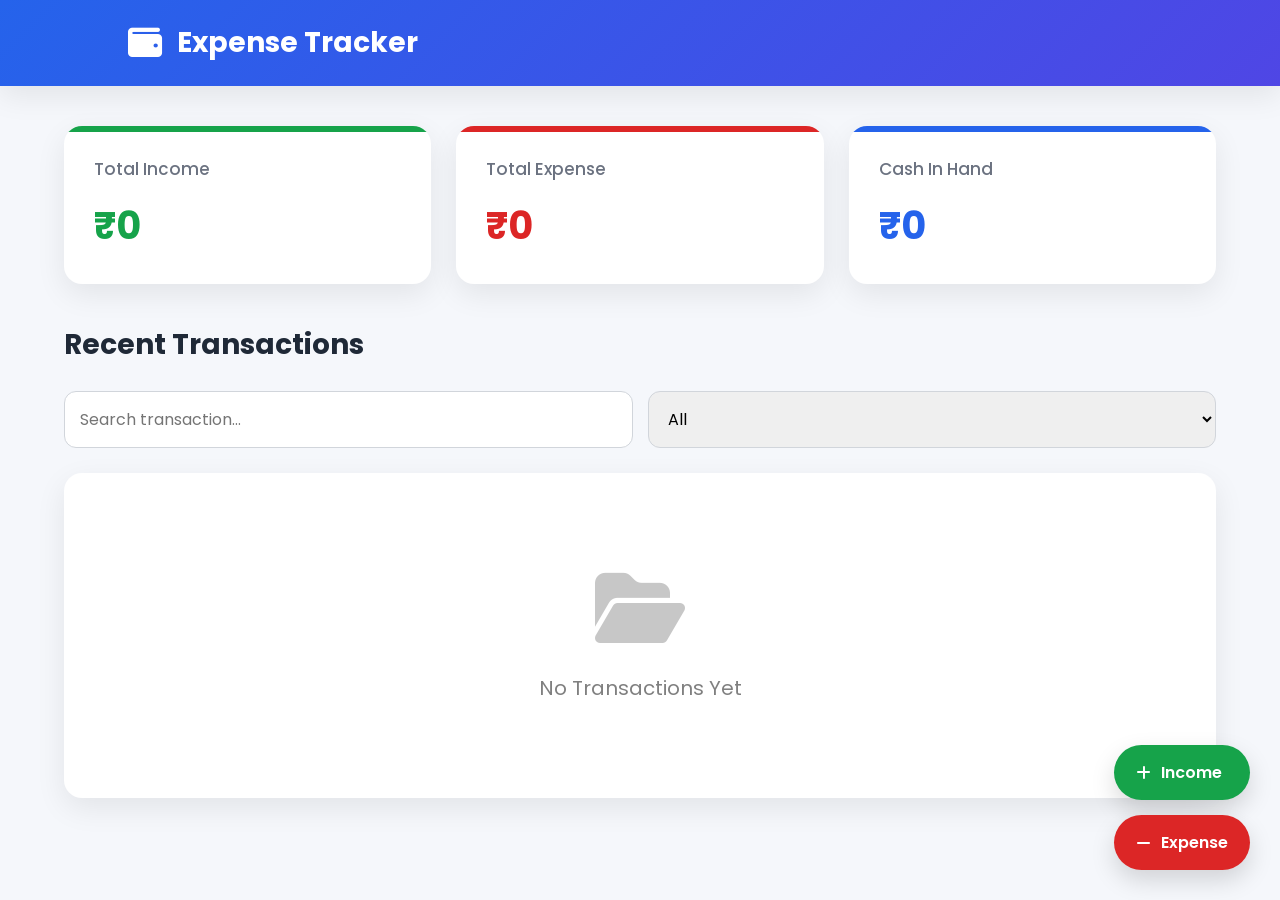
<file: index.html>
<!DOCTYPE html>
<html lang="en">

<head>
    <meta charset="UTF-8">
    <meta name="viewport" content="width=device-width, initial-scale=1.0">
    <title>Income Expense Tracker</title>

    <!-- Google Font -->
    <link rel="preconnect" href="https://fonts.googleapis.com">
    <link href="https://fonts.googleapis.com/css2?family=Poppins:wght@300;400;500;600;700&display=swap"
        rel="stylesheet">

    <!-- Font Awesome -->
    <link rel="stylesheet"
        href="https://cdnjs.cloudflare.com/ajax/libs/font-awesome/6.6.0/css/all.min.css">

    <link rel="stylesheet" href="style.css">
</head>

<body>

    <!-- ================= HEADER ================= -->

    <header>

        <div class="logo">

            <i class="fa-solid fa-wallet"></i>

            <h1>Expense Tracker</h1>

        </div>

    </header>


    <!-- ================= SUMMARY ================= -->

    <section class="summary">

        <div class="card income-card">

            <h3>Total Income</h3>

            <h2 id="totalIncome">₹0</h2>

        </div>

        <div class="card expense-card">

            <h3>Total Expense</h3>

            <h2 id="totalExpense">₹0</h2>

        </div>

        <div class="card balance-card">

            <h3>Cash In Hand</h3>

            <h2 id="cashInHand">₹0</h2>

        </div>

    </section>


    <!-- ================= TRANSACTIONS ================= -->

    <section class="transactions">

         <div class="title">

            <h2>Recent Transactions</h2>

        </div>

        <div class="filter-section">


    <input 
        type="text"
        id="searchInput"
        placeholder="Search transaction...">


    <select id="filterType">

        <option value="all">
            All
        </option>

        <option value="income">
            Income
        </option>

        <option value="expense">
            Expense
        </option>

    </select>


</div>  

        <div id="transactionContainer">

            <!-- Dynamic content -->

            <div class="empty">

                <i class="fa-solid fa-folder-open"></i>

                <p>No Transactions Yet</p>

            </div>

        </div>

    </section>


    <!-- ================= FLOATING BUTTONS ================= -->

    <div class="floating-buttons">

        <a href="add-income.html" class="income-btn">

            <i class="fa-solid fa-plus"></i>

            Income

        </a>

        <a href="add-expense.html" class="expense-btn">

            <i class="fa-solid fa-minus"></i>

            Expense

        </a>

    </div>

    


    <script type="module" src="dashboard.js"></script>

</body>

</html>
</file>
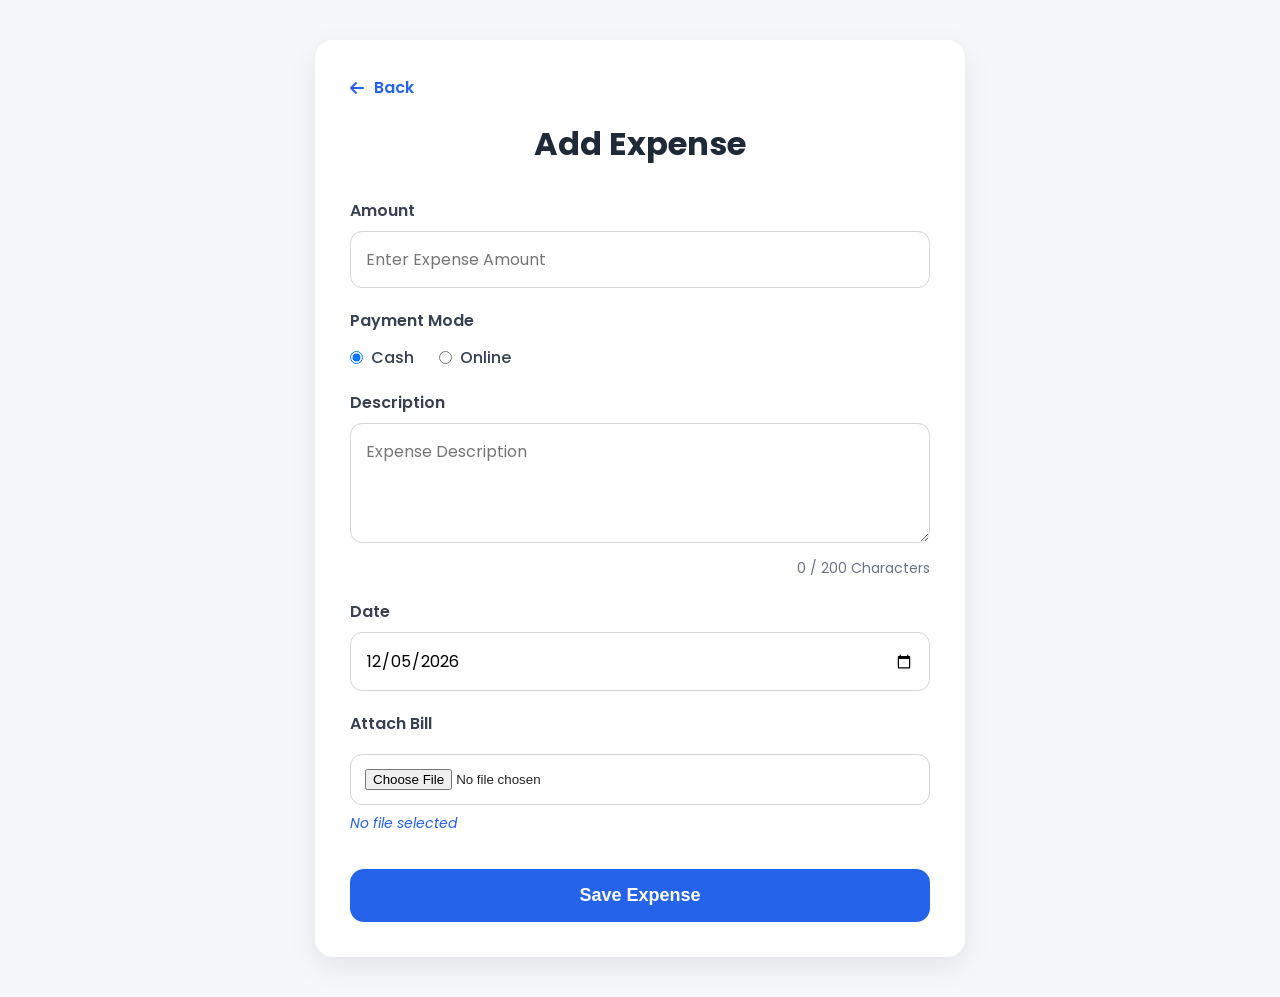
<file: add-expense.html>
<!DOCTYPE html>
<html lang="en">

<head>

    <meta charset="UTF-8">

    <meta name="viewport"
          content="width=device-width, initial-scale=1.0">

    <title>Add Expense</title>

    <link rel="stylesheet"
          href="style.css">

    <link rel="stylesheet"
          href="https://cdnjs.cloudflare.com/ajax/libs/font-awesome/6.6.0/css/all.min.css">

</head>

<body>

<div class="form-container">

    <a href="index.html"
       class="back-btn">

        <i class="fa-solid fa-arrow-left"></i>

        Back

    </a>

    <div class="form-title">

        <h2>Add Expense</h2>

    </div>

    <form id="expenseForm">

        <label>Amount</label>

        <input
            type="number"
            id="amount"
            placeholder="Enter Expense Amount"
            required>

        <label>Payment Mode</label>

        <div class="radio-group">

            <label>

                <input
                    type="radio"
                    name="payment"
                    value="Cash"
                    checked>

                Cash

            </label>

            <label>

                <input
                    type="radio"
                    name="payment"
                    value="Online">

                Online

            </label>

        </div>

        <label>Description</label>

        <textarea
            id="description"
            maxlength="200"
            placeholder="Expense Description"></textarea>

        <p id="descriptionCount">

            0 / 200 Characters

        </p>

        <label>Date</label>

        <input
            type="date"
            id="date"
            required>

        <label>Attach Bill</label>

        <input
            type="file"
            id="attachment">

        <p id="fileNameDisplay">

            No file selected

        </p>

        <button
            type="submit"
            class="save-btn">

            Save Expense

        </button>

    </form>

</div>

<script type="module" src="expense.js"></script>

</body>

</html>
</file>
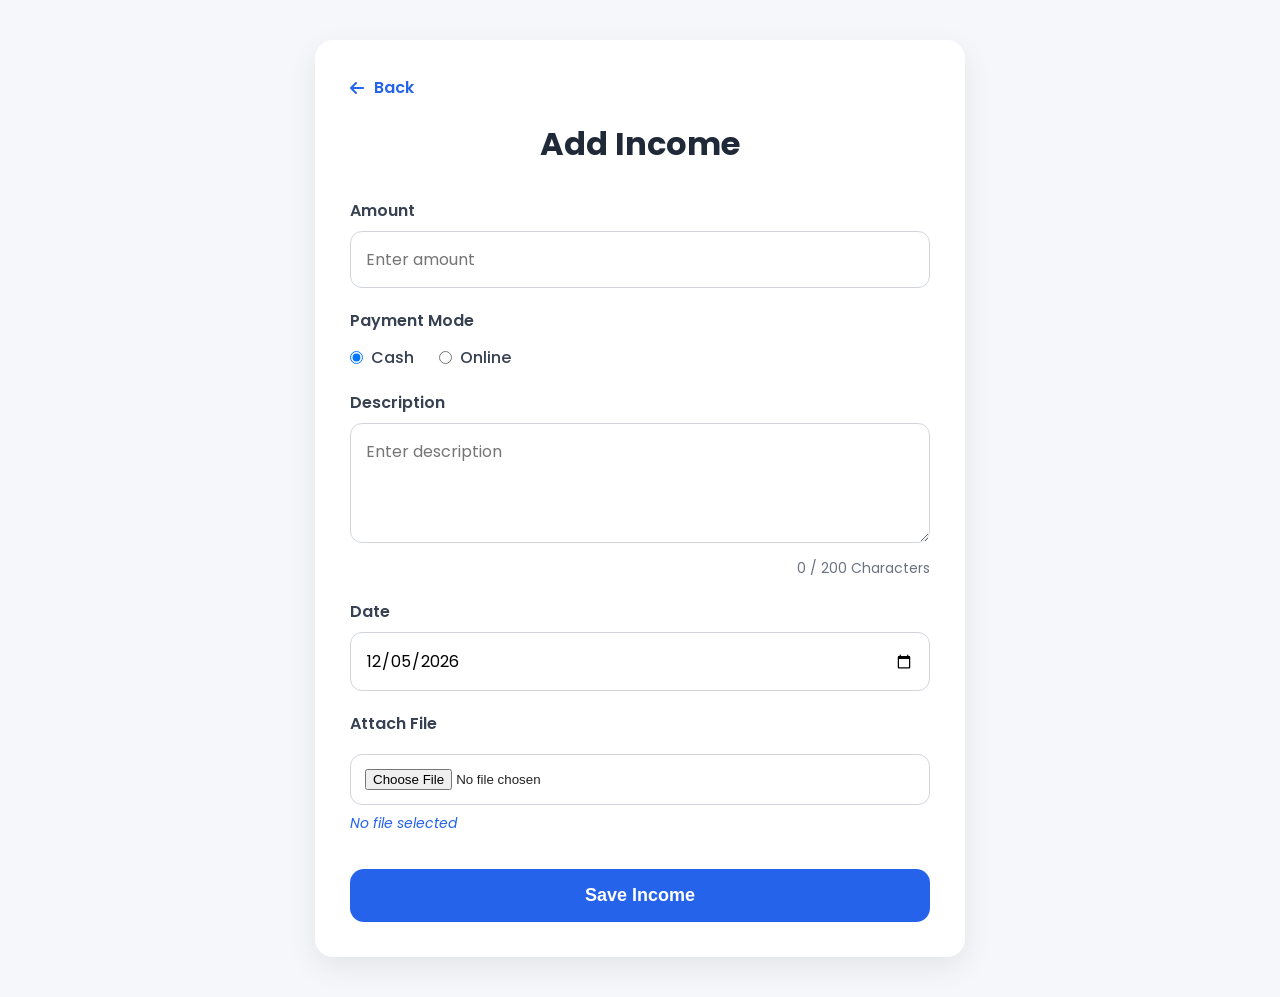
<file: add-income.html>
<!DOCTYPE html>
<html lang="en">

<head>
    <meta charset="UTF-8">
    <meta name="viewport" content="width=device-width, initial-scale=1.0">
    <title>Add Income</title>

    <link rel="stylesheet" href="style.css">

    <link rel="stylesheet"
        href="https://cdnjs.cloudflare.com/ajax/libs/font-awesome/6.6.0/css/all.min.css">
</head>

<body>

    <div class="form-container">

        <a href="index.html" class="back-btn">
            <i class="fa-solid fa-arrow-left"></i>
            Back
        </a>

        <div class="form-title">
            <h2>Add Income</h2>
        </div>

        <form id="incomeForm">

            <label>Amount</label>
            <input
                type="number"
                id="amount"
                placeholder="Enter amount"
                required>

            <label>Payment Mode</label>

            <div class="radio-group">

                <label>
                    <input
                        type="radio"
                        name="payment"
                        value="Cash"
                        checked>

                    Cash
                </label>

                <label>
                    <input
                        type="radio"
                        name="payment"
                        value="Online">

                    Online
                </label>

            </div>

            <label>Description</label>

            <textarea
                id="description"
                placeholder="Enter description"
                maxlength="200"></textarea>

            <p id="descriptionCount">0 / 200 Characters</p>

            <label>Date</label>

            <input
                type="date"
                id="date"
                required>

            <label>Attach File</label>

            <input
                type="file"
                id="attachment">
            <p id="fileNameDisplay">No file selected</p>

            <button
                type="submit"
                class="save-btn">

                Save Income

            </button>

        </form>

    </div>

    <script type="module" src="income.js"></script>

</body>

</html>
</file>
<file: style.css>
/* =====================================================
   INCOME EXPENSE TRACKER
   PROFESSIONAL MODERN UI
   PART 2A
===================================================== */

/* ==========================
        GOOGLE FONT
========================== */

@import url('https://fonts.googleapis.com/css2?family=Poppins:wght@300;400;500;600;700;800&display=swap');

/* ==========================
        RESET
========================== */

* {
    margin: 0;
    padding: 0;
    box-sizing: border-box;
}

html {
    scroll-behavior: smooth;
}

body {
    font-family: "Poppins", sans-serif;
    background: #f5f7fb;
    color: #222;
    min-height: 100vh;
}

/* ==========================
      CSS VARIABLES
========================== */

:root {

    --primary: #2563eb;
    --secondary: #1d4ed8;

    --green: #16a34a;
    --red: #dc2626;

    --white: #ffffff;

    --text: #1f2937;
    --gray: #6b7280;

    --card: #ffffff;

    --shadow:
        0 10px 30px rgba(0,0,0,.08);

    --radius:18px;

}

/* ==========================
        HEADER
========================== */

header{

    width:100%;
    background:linear-gradient(135deg,#2563eb,#4f46e5);

    color:white;

    padding:22px 10%;

    display:flex;
    justify-content:space-between;
    align-items:center;

    box-shadow:var(--shadow);

}

.logo{

    display:flex;
    align-items:center;

    gap:15px;

}

.logo i{

    font-size:34px;

}

.logo h1{

    font-size:28px;
    font-weight:700;

}

/* ==========================
      PAGE CONTAINER
========================== */

.container{

    width:90%;
    max-width:1300px;

    margin:auto;

}

/* ==========================
      SUMMARY SECTION
========================== */

.summary{

    width:90%;

    margin:40px auto;

    display:grid;

    grid-template-columns:
        repeat(auto-fit,minmax(250px,1fr));

    gap:25px;

}

/* ==========================
          CARDS
========================== */

.card{

    background:var(--card);

    border-radius:var(--radius);

    padding:30px;

    box-shadow:var(--shadow);

    transition:.35s;

    position:relative;

    overflow:hidden;

}

.card:hover{

    transform:translateY(-8px);

}

.card::before{

    content:"";

    position:absolute;

    top:0;
    left:0;

    width:100%;
    height:6px;

}

.income-card::before{

    background:var(--green);

}

.expense-card::before{

    background:var(--red);

}

.balance-card::before{

    background:var(--primary);

}

/* ==========================
      CARD TEXT
========================== */

.card h3{

    color:var(--gray);

    font-size:17px;

    font-weight:500;

    margin-bottom:15px;

}

.card h2{

    font-size:38px;

    font-weight:700;

}

.income-card h2{

    color:var(--green);

}

.expense-card h2{

    color:var(--red);

}

.balance-card h2{

    color:var(--primary);

}

/* ==========================
      TRANSACTIONS
========================== */

.transactions{

    width:90%;

    margin:20px auto 100px;

}

.title{

    display:flex;

    justify-content:space-between;

    align-items:center;

    margin-bottom:25px;

}

.title h2{

    font-size:28px;

    color:var(--text);

}

/* ==========================
     TRANSACTION CONTAINER
========================== */

#transactionContainer{

    background:white;

    border-radius:18px;

    box-shadow:var(--shadow);

    padding:25px;

}

/* ==========================
      EMPTY STATE
========================== */

.empty{

    display:flex;

    flex-direction:column;

    align-items:center;

    justify-content:center;

    padding:70px 20px;

    text-align:center;

}

.empty i{

    font-size:80px;

    color:#c7c7c7;

    margin-bottom:25px;

}

.empty p{

    color:gray;

    font-size:20px;

}

/* =====================================================
   PART 2B
   FLOATING BUTTONS, TRANSACTION LIST,
   FORMS, RESPONSIVE DESIGN & ANIMATIONS
===================================================== */

/* ==========================
      FLOATING BUTTONS
========================== */

.floating-buttons{

    position:fixed;

    right:30px;

    bottom:30px;

    display:flex;

    flex-direction:column;

    gap:15px;

    z-index:100;

}

.floating-buttons a{

    text-decoration:none;

    color:white;

    padding:15px 22px;

    border-radius:50px;

    display:flex;

    align-items:center;

    gap:10px;

    font-weight:600;

    box-shadow:0 10px 25px rgba(0,0,0,.15);

    transition:.3s;

}

.floating-buttons a:hover{

    transform:translateY(-4px) scale(1.03);

}

.income-btn{

    background:#16a34a;

}

.expense-btn{

    background:#dc2626;

}

/* ==========================
      TRANSACTION ITEM
========================== */

.transaction{

    display:flex;

    justify-content:space-between;

    align-items:center;

    padding:18px 20px;

    border-bottom:1px solid #e5e7eb;

    transition:.3s;

}

.transaction:last-child{

    border-bottom:none;

}

.transaction:hover{

    background:#f8fafc;

}

.left{

    display:flex;

    flex-direction:column;

    gap:6px;

}

.left h3{

    font-size:18px;

    color:#1f2937;

}

.left p{

    font-size:14px;

    color:#6b7280;

}

.right{

    display:flex;

    align-items:center;

    gap:15px;

}

.amount{

    font-size:22px;

    font-weight:700;

}

.amount.income{

    color:#16a34a;

}

.amount.expense{

    color:#dc2626;

}

/* ==========================
        ACTION BUTTONS
========================== */

.action-btn{

    width:38px;

    height:38px;

    border:none;

    border-radius:50%;

    cursor:pointer;

    color:white;

    transition:.3s;

}

.edit-btn{

    background:#2563eb;

}

.delete-btn{

    background:#dc2626;

}

.action-btn:hover{

    transform:scale(1.1);

}

/* ==========================
      FORM CONTAINER
========================== */

.form-container{

    width:90%;

    max-width:650px;

    margin:40px auto;

    background:white;

    padding:35px;

    border-radius:18px;

    box-shadow:var(--shadow);

}

.form-title{

    text-align:center;

    margin-bottom:30px;

}

.form-title h2{

    font-size:32px;

    color:#1f2937;

}

/* ==========================
         LABEL
========================== */

label{

    display:block;

    margin-bottom:8px;

    margin-top:20px;

    font-weight:600;

    color:#374151;

}

/* ==========================
        INPUTS
========================== */

input[type="number"],
input[type="text"],
input[type="date"],
textarea,
select{

    width:100%;

    padding:15px;

    border:1px solid #d1d5db;

    border-radius:12px;

    outline:none;

    font-size:16px;

    transition:.3s;

    font-family:"Poppins",sans-serif;

}

input:focus,
textarea:focus,
select:focus{

    border-color:#2563eb;

    box-shadow:0 0 0 4px rgba(37,99,235,.15);

}

textarea{

    resize:vertical;

    min-height:120px;

}

/* ==========================
      PAYMENT MODE
========================== */

.radio-group{

    display:flex;

    gap:25px;

    margin-top:12px;

}

.radio-group label{

    display:flex;

    align-items:center;

    gap:8px;

    margin:0;

    cursor:pointer;

    font-weight:500;

}

/* ==========================
      FILE INPUT
========================== */

input[type=file]{

    margin-top:10px;

    width:100%;

    border:1px solid #d1d5db;

    border-radius:12px;

    padding:14px;

    background:white;

}

/* ==========================
        SAVE BUTTON
========================== */

.save-btn{

    width:100%;

    margin-top:35px;

    padding:16px;

    border:none;

    border-radius:14px;

    background:#2563eb;

    color:white;

    font-size:18px;

    font-weight:600;

    cursor:pointer;

    transition:.3s;

}

.save-btn:hover{

    background:#1d4ed8;

    transform:translateY(-2px);

}

/* ==========================
       BACK BUTTON
========================== */

.back-btn{

    display:inline-flex;

    align-items:center;

    gap:10px;

    text-decoration:none;

    color:#2563eb;

    font-weight:600;

    margin-bottom:20px;

}

.back-btn:hover{

    color:#1d4ed8;

}

/* ==========================
        BADGES
========================== */

.badge{

    display:inline-block;

    padding:5px 12px;

    border-radius:30px;

    font-size:13px;

    font-weight:600;

}

.badge.cash{

    background:#dcfce7;

    color:#166534;

}

.badge.online{

    background:#dbeafe;

    color:#1d4ed8;

}

/* ==========================
      SCROLLBAR
========================== */

::-webkit-scrollbar{

    width:10px;

}

::-webkit-scrollbar-thumb{

    background:#2563eb;

    border-radius:10px;

}

::-webkit-scrollbar-track{

    background:#edf2f7;

}

/* ==========================
        ANIMATION
========================== */

@keyframes fadeUp{

    from{

        opacity:0;

        transform:translateY(25px);

    }

    to{

        opacity:1;

        transform:translateY(0);

    }

}

.card,
.transaction,
.form-container{

    animation:fadeUp .5s ease;

}

/* ==========================
      RESPONSIVE
========================== */

@media(max-width:900px){

    header{

        padding:20px;

    }

    .summary{

        width:95%;

    }

    .transactions{

        width:95%;

    }

}

@media(max-width:768px){

    .logo h1{

        font-size:22px;

    }

    .card h2{

        font-size:30px;

    }

    .transaction{

        flex-direction:column;

        align-items:flex-start;

        gap:15px;

    }

    .right{

        width:100%;

        justify-content:space-between;

    }

    .floating-buttons{

        right:15px;

        bottom:15px;

    }

    .floating-buttons a{

        padding:13px 18px;

        font-size:15px;

    }

    .form-container{

        width:95%;

        padding:25px;

    }

}

@media(max-width:480px){

    .summary{

        grid-template-columns:1fr;

    }

    .card{

        padding:22px;

    }

    .title h2{

        font-size:24px;

    }

    .amount{

        font-size:18px;

    }

    .radio-group{

        flex-direction:column;

        gap:12px;

    }

    .save-btn{

        font-size:16px;

    }

}
#descriptionCount{

    margin-top:8px;

    text-align:right;

    color:#6b7280;

    font-size:14px;

}

#fileNameDisplay{

    margin-top:8px;

    color:#2563eb;

    font-size:14px;

    font-style:italic;

}

/* ==========================
 FILTER SECTION
========================== */


.filter-section{

    display:flex;

    gap:15px;

    margin-bottom:25px;

}


.filter-section input,
.filter-section select{


    flex:1;

}



/* ATTACHMENT */

.file-link{


    color:#2563eb;

    font-size:13px;

    text-decoration:none;


}


.file-link:hover{


    text-decoration:underline;


}



/* TRANSACTION ICON */


.transaction-icon{


    width:45px;

    height:45px;

    border-radius:50%;

    display:flex;

    align-items:center;

    justify-content:center;

    color:white;

    font-size:20px;


}


.income-icon{

    background:#16a34a;

}


.expense-icon{

    background:#dc2626;

}



@media(max-width:600px){


    .filter-section{

        flex-direction:column;

    }


}
</file>
